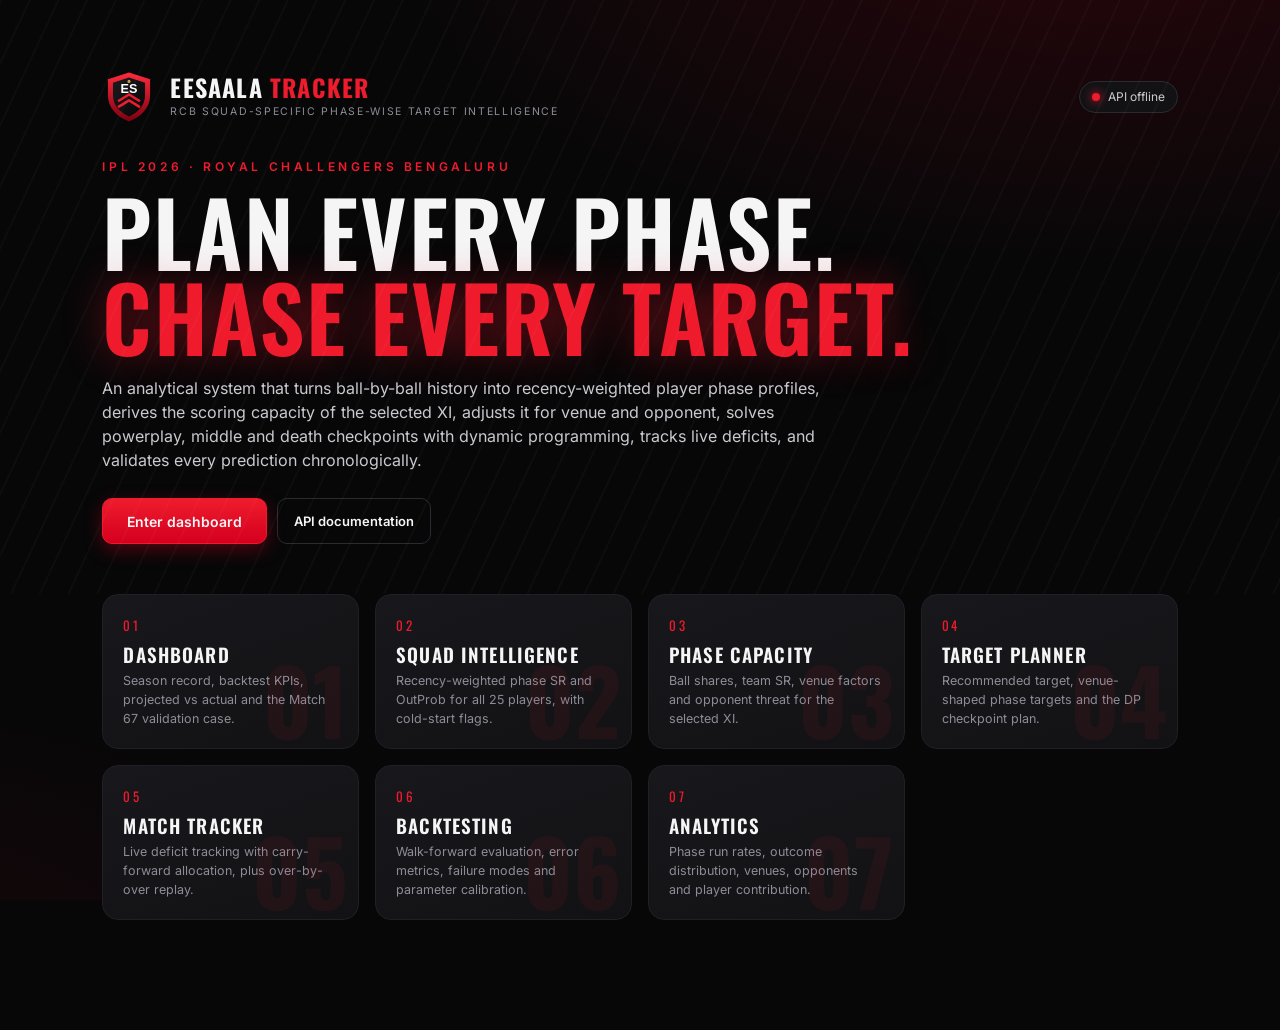
<file: frontend/index.html>
<!DOCTYPE html>
<html lang="en">
<head>
<meta charset="utf-8">
<meta name="viewport" content="width=device-width, initial-scale=1">
<title>EeSaala Tracker | RCB Phase-Wise Target Intelligence</title>
<link rel="icon" href="assets/logos/eesaala-mark.svg" type="image/svg+xml">
<link rel="stylesheet" href="css/base.css">
<link rel="stylesheet" href="css/layout.css">
<link rel="stylesheet" href="css/components.css">
<link rel="stylesheet" href="css/dashboard.css">
<link rel="stylesheet" href="css/responsive.css">
</head>
<body>
<div class="landing">
  <section class="landing-hero">
    <div class="row" style="gap:14px;margin-bottom:34px">
      <img src="assets/logos/eesaala-mark.svg" alt="" width="54" height="54">
      <div><div class="brand-name" style="font-size:24px">EeSaala<span> Tracker</span></div>
      <div class="brand-sub">RCB Squad-Specific Phase-Wise Target Intelligence</div></div>
      <span class="spacer"></span>
      <span class="status-pill" id="apiStatus"><span class="dot"></span>Checking engine</span>
    </div>
    <div class="eyebrow" style="font-size:12px;letter-spacing:.3em;color:var(--red-bright);font-weight:600;text-transform:uppercase">IPL 2026 · Royal Challengers Bengaluru</div>
    <h1 style="margin-top:12px">Plan every phase.<br><span>Chase every target.</span></h1>
    <p class="lead">An analytical system that turns ball-by-ball history into recency-weighted player phase profiles, derives the
      scoring capacity of the selected XI, adjusts it for venue and opponent, solves powerplay, middle and death checkpoints with
      dynamic programming, tracks live deficits, and validates every prediction chronologically.</p>
    <div class="row" style="margin-top:26px">
      <a class="btn primary" href="pages/dashboard.html" style="height:46px;padding:0 24px;font-size:14px">Enter dashboard</a>
      <a class="btn ghost" id="docsLink" href="#" target="_blank" rel="noopener" style="height:46px">API documentation</a>
    </div>
  </section>
  <section class="landing-modules">
    <a class="module-tile" href="pages/dashboard.html"><span class="mt-no">01</span><h3>Dashboard</h3><p>Season record, backtest KPIs, projected vs actual and the Match 67 validation case.</p><span class="mt-big">01</span></a>
    <a class="module-tile" href="pages/squad.html"><span class="mt-no">02</span><h3>Squad Intelligence</h3><p>Recency-weighted phase SR and OutProb for all 25 players, with cold-start flags.</p><span class="mt-big">02</span></a>
    <a class="module-tile" href="pages/phase-capacity.html"><span class="mt-no">03</span><h3>Phase Capacity</h3><p>Ball shares, team SR, venue factors and opponent threat for the selected XI.</p><span class="mt-big">03</span></a>
    <a class="module-tile" href="pages/target-planner.html"><span class="mt-no">04</span><h3>Target Planner</h3><p>Recommended target, venue-shaped phase targets and the DP checkpoint plan.</p><span class="mt-big">04</span></a>
    <a class="module-tile" href="pages/match-tracker.html"><span class="mt-no">05</span><h3>Match Tracker</h3><p>Live deficit tracking with carry-forward allocation, plus over-by-over replay.</p><span class="mt-big">05</span></a>
    <a class="module-tile" href="pages/backtesting.html"><span class="mt-no">06</span><h3>Backtesting</h3><p>Walk-forward evaluation, error metrics, failure modes and parameter calibration.</p><span class="mt-big">06</span></a>
    <a class="module-tile" href="pages/analytics.html"><span class="mt-no">07</span><h3>Analytics</h3><p>Phase run rates, outcome distribution, venues, opponents and player contribution.</p><span class="mt-big">07</span></a>
  </section>
  <footer style="padding:0 8vw 40px;color:var(--faint);font-size:12px"></footer>
</div>
<script src="js/config.js"></script>
<script src="js/utils.js"></script>
<script src="js/api.js"></script>
<script>
  document.getElementById("docsLink").href = (EESAALA.API_BASE || "") + "/docs";
  API.health().then(h => {
    document.getElementById("apiStatus").innerHTML = `<span class="dot ${h.status === "ok" ? "ok" : "bad"}"></span>${h.status === "ok" ? "Engine online · " + h.counts.deliveries + " deliveries" : "Database offline"}`;
  }).catch(() => { document.getElementById("apiStatus").innerHTML = '<span class="dot bad"></span>API offline'; });
</script>
</body>
</html>
</file>
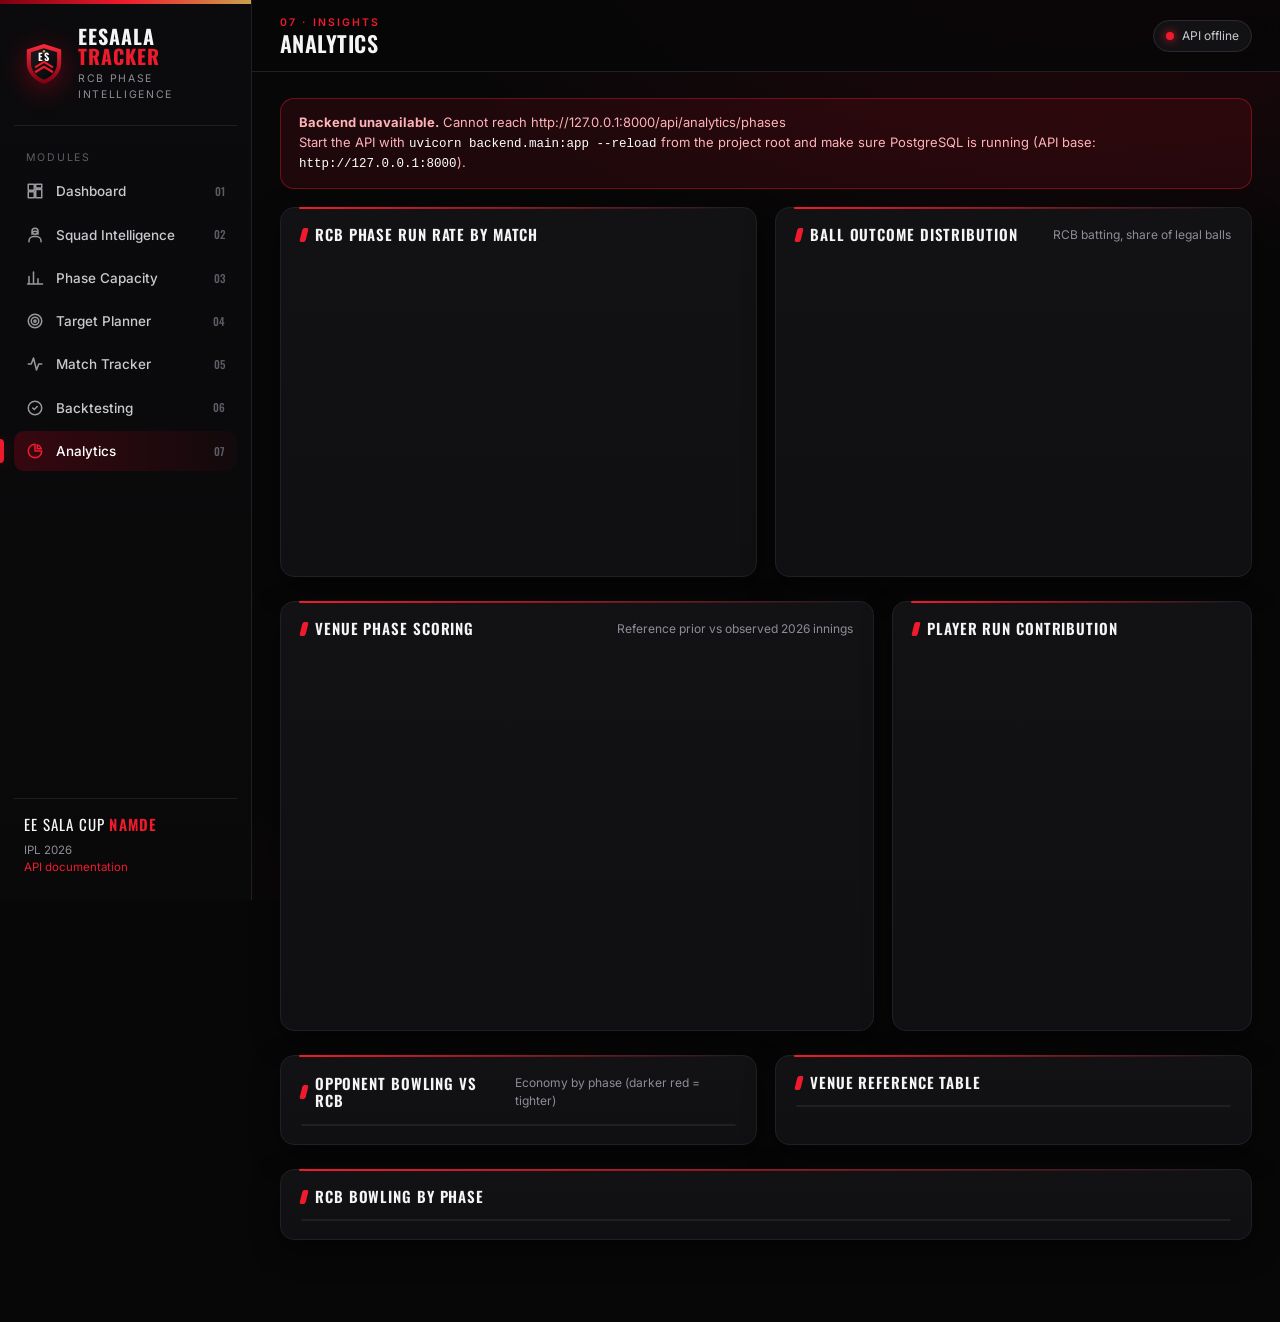
<file: frontend/pages/analytics.html>
<!DOCTYPE html>
<html lang="en">
<head>
<meta charset="utf-8">
<meta name="viewport" content="width=device-width, initial-scale=1">
<title>Analytics | EeSaala Tracker</title>
<meta name="description" content="EeSaala Tracker: RCB squad-specific phase-wise target intelligence, IPL 2026.">
<link rel="icon" href="../assets/logos/eesaala-mark.svg" type="image/svg+xml">
<link rel="stylesheet" href="../css/base.css">
<link rel="stylesheet" href="../css/layout.css">
<link rel="stylesheet" href="../css/components.css">
<link rel="stylesheet" href="../css/dashboard.css">
<link rel="stylesheet" href="../css/responsive.css">
</head>
<body data-page="analytics">
<div class="app">
  <aside class="sidebar" id="sidebar"></aside>
  <main class="main">
    <header class="topbar" id="topbar"></header>
    <div class="content">
      <div class="api-error" id="apiError"></div>

      <section class="section grid g-2">
        <div class="card accent">
          <div class="card-head"><h3>RCB phase run rate by match</h3></div>
          <div class="chart-box"><canvas id="rrTrend"></canvas></div>
        </div>
        <div class="card accent">
          <div class="card-head"><h3>Ball outcome distribution</h3><span class="small">RCB batting, share of legal balls</span></div>
          <div class="chart-box"><canvas id="distChart"></canvas></div>
        </div>
      </section>
      <section class="section grid g-main-side">
        <div class="card accent">
          <div class="card-head"><h3>Venue phase scoring</h3><span class="small">Reference prior vs observed 2026 innings</span></div>
          <div class="chart-box lg"><canvas id="venueChart"></canvas></div>
        </div>
        <div class="card accent">
          <div class="card-head"><h3>Player run contribution</h3></div>
          <div class="chart-box lg"><canvas id="contribChart"></canvas></div>
        </div>
      </section>
      <section class="section grid g-2">
        <div class="card accent">
          <div class="card-head"><h3>Opponent bowling vs RCB</h3><span class="small">Economy by phase (darker red = tighter)</span></div>
          <div class="table-wrap"><table class="table compact" id="oppTable"></table></div>
        </div>
        <div class="card accent">
          <div class="card-head"><h3>Venue reference table</h3></div>
          <div class="table-wrap"><table class="table compact" id="venueTable"></table></div>
        </div>
      </section>
      <section class="section card accent">
        <div class="card-head"><h3>RCB bowling by phase</h3></div>
        <div class="table-wrap"><table class="table" id="bowlTable"></table></div>
      </section>
    </div>
  </main>
</div>
<div class="toasts" id="toasts"></div>
<script src="../assets/vendor/chart.umd.min.js"></script>
<script src="../js/config.js"></script>
<script src="../js/utils.js"></script>
<script src="../js/api.js"></script>
<script src="../js/charts.js"></script>
<script src="../components/sidebar.js"></script>
<script src="../components/navbar.js"></script>
<script src="../components/player-card.js"></script>
<script src="../components/phase-card.js"></script>
<script src="../components/checkpoint-card.js"></script>
<script src="../js/analytics.js"></script>
</body>
</html>
</file>
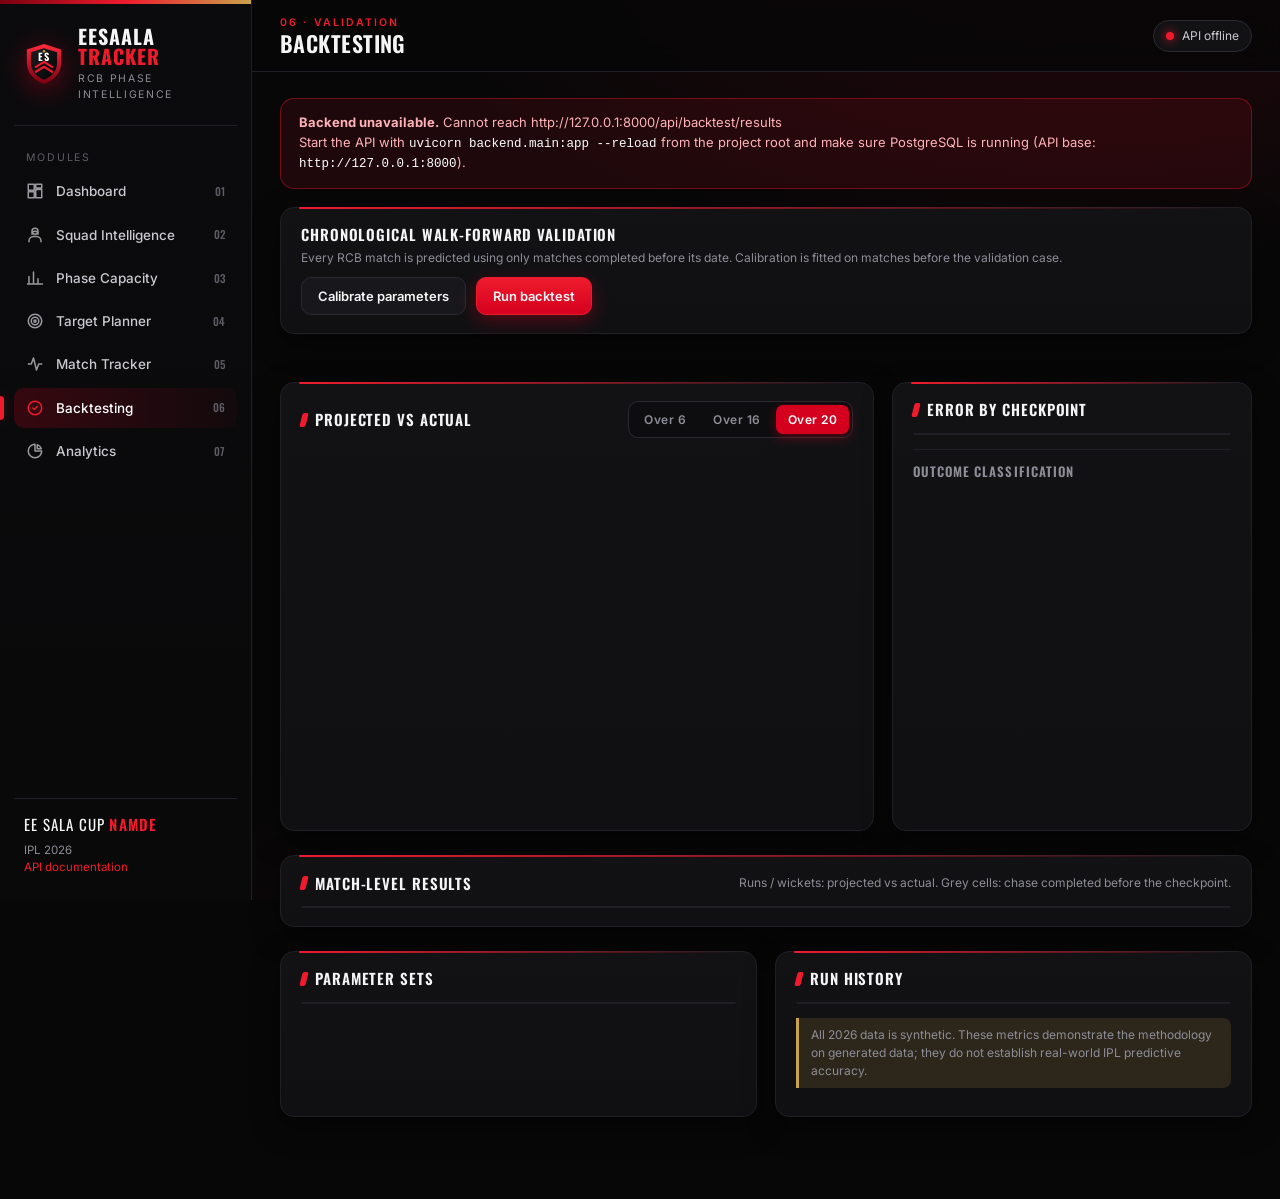
<file: frontend/pages/backtesting.html>
<!DOCTYPE html>
<html lang="en">
<head>
<meta charset="utf-8">
<meta name="viewport" content="width=device-width, initial-scale=1">
<title>Backtesting | EeSaala Tracker</title>
<meta name="description" content="EeSaala Tracker: RCB squad-specific phase-wise target intelligence, IPL 2026.">
<link rel="icon" href="../assets/logos/eesaala-mark.svg" type="image/svg+xml">
<link rel="stylesheet" href="../css/base.css">
<link rel="stylesheet" href="../css/layout.css">
<link rel="stylesheet" href="../css/components.css">
<link rel="stylesheet" href="../css/dashboard.css">
<link rel="stylesheet" href="../css/responsive.css">
</head>
<body data-page="backtesting">
<div class="app">
  <aside class="sidebar" id="sidebar"></aside>
  <main class="main">
    <header class="topbar" id="topbar"></header>
    <div class="content">
      <div class="api-error" id="apiError"></div>

      <section class="section card accent">
        <div class="row between">
          <div><h3>Chronological walk-forward validation</h3>
            <p class="small" style="margin:6px 0 0">Every RCB match is predicted using only matches completed before its date. Calibration is fitted on matches before the validation case.</p></div>
          <div class="row">
            <button class="btn" id="calBtn">Calibrate parameters</button>
            <button class="btn primary" id="runBtn">Run backtest</button>
          </div>
        </div>
      </section>
      <section class="section grid g-6" id="btKpis"></section>
      <section class="section grid g-main-side">
        <div class="card accent">
          <div class="card-head"><h3>Projected vs actual</h3>
            <div class="seg" id="cpSeg"><button data-cp="6">Over 6</button><button data-cp="16">Over 16</button><button class="on" data-cp="20">Over 20</button></div></div>
          <div class="chart-box lg"><canvas id="btChart"></canvas></div>
        </div>
        <div class="card accent">
          <div class="card-head"><h3>Error by checkpoint</h3></div>
          <div class="table-wrap"><table class="table compact" id="summaryTable"></table></div>
          <div class="divider"></div>
          <h4 style="margin-bottom:10px">Outcome classification</h4>
          <div class="chart-box sm"><canvas id="classChart"></canvas></div>
        </div>
      </section>
      <section class="section card accent">
        <div class="card-head"><h3>Match-level results</h3><span class="small">Runs / wickets: projected vs actual. Grey cells: chase completed before the checkpoint.</span></div>
        <div class="table-wrap"><table class="table" id="matchTable"></table></div>
      </section>
      <section class="section grid g-2">
        <div class="card accent">
          <div class="card-head"><h3>Parameter sets</h3></div>
          <div class="table-wrap"><table class="table compact" id="paramTable"></table></div>
        </div>
        <div class="card accent">
          <div class="card-head"><h3>Run history</h3></div>
          <div class="table-wrap"><table class="table compact" id="runTable"></table></div>
          <p class="note" style="margin-top:14px">All 2026 data is synthetic. These metrics demonstrate the methodology on generated data;
            they do not establish real-world IPL predictive accuracy.</p>
        </div>
      </section>
    </div>
  </main>
</div>
<div class="toasts" id="toasts"></div>
<script src="../assets/vendor/chart.umd.min.js"></script>
<script src="../js/config.js"></script>
<script src="../js/utils.js"></script>
<script src="../js/api.js"></script>
<script src="../js/charts.js"></script>
<script src="../components/sidebar.js"></script>
<script src="../components/navbar.js"></script>
<script src="../components/player-card.js"></script>
<script src="../components/phase-card.js"></script>
<script src="../components/checkpoint-card.js"></script>
<script src="../js/backtesting.js"></script>
</body>
</html>
</file>
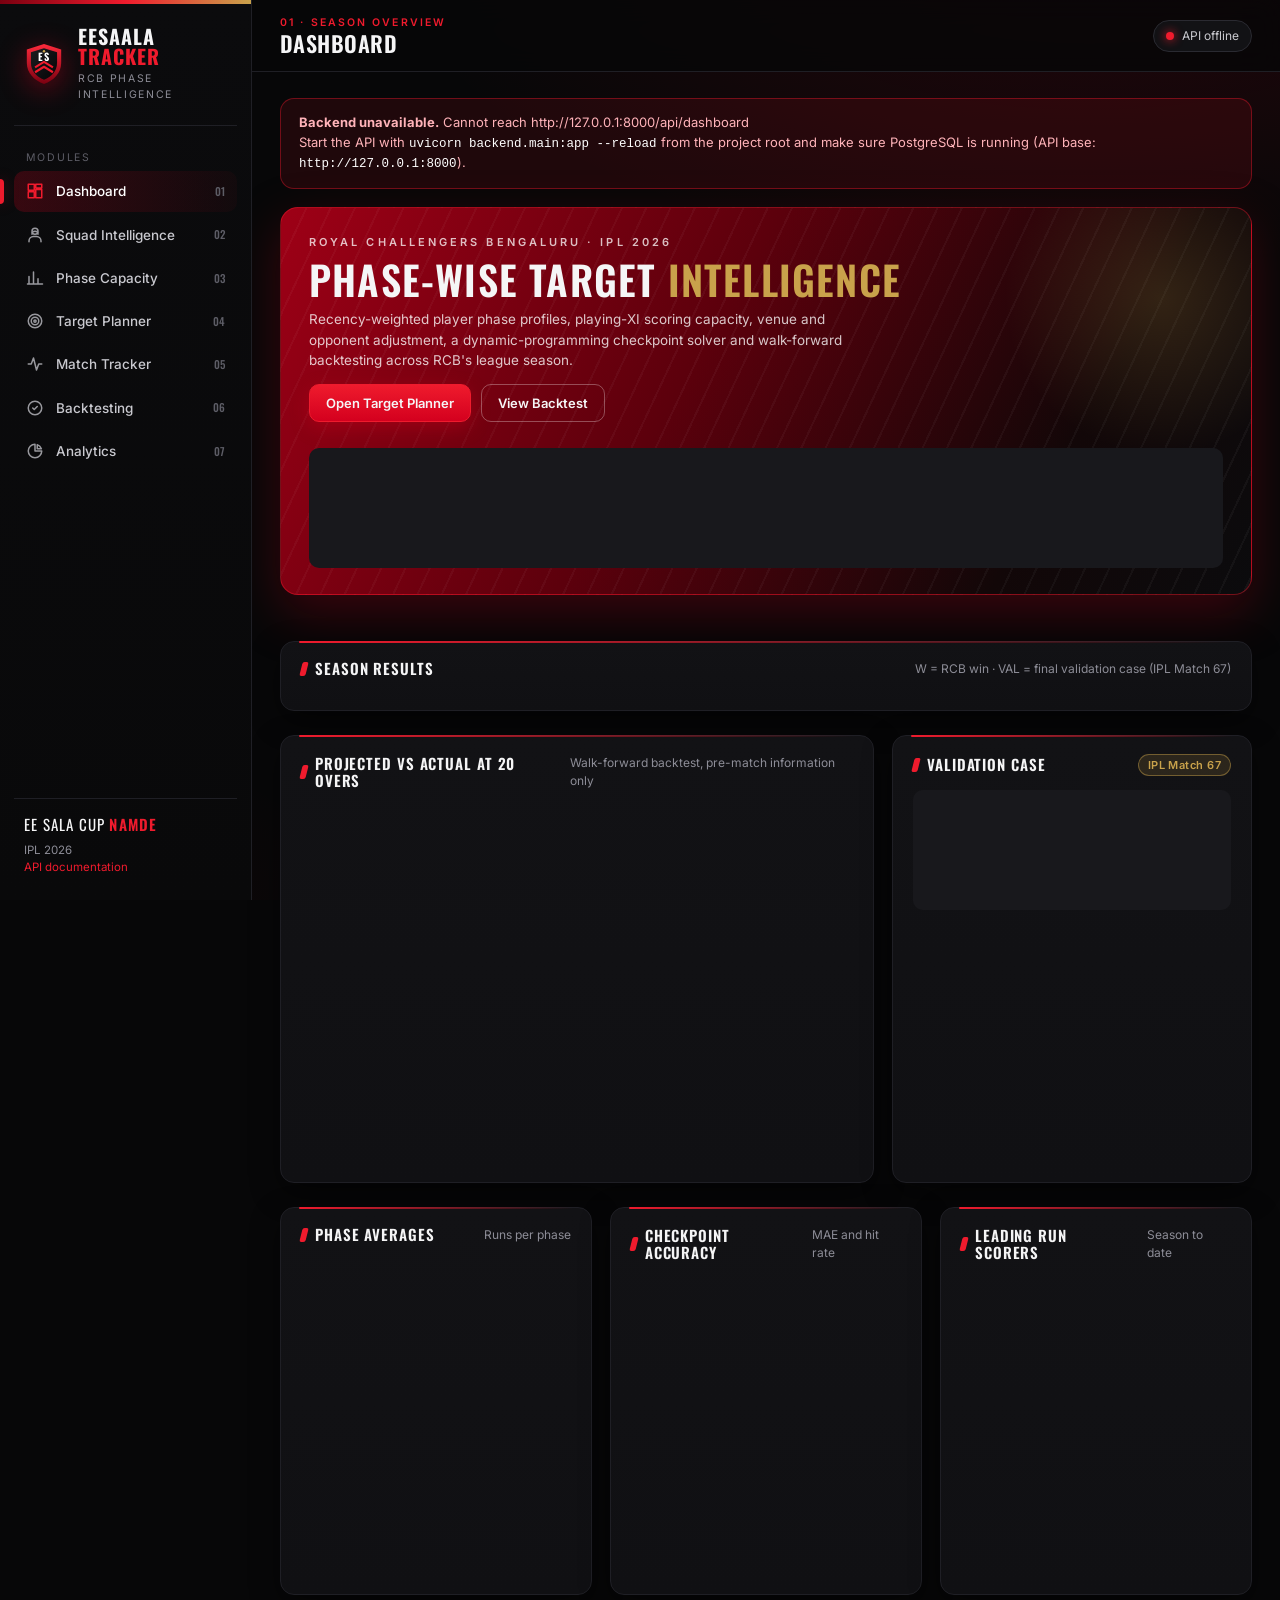
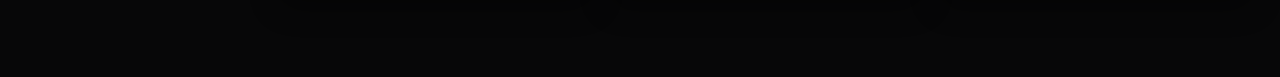
<file: frontend/pages/dashboard.html>
<!DOCTYPE html>
<html lang="en">
<head>
<meta charset="utf-8">
<meta name="viewport" content="width=device-width, initial-scale=1">
<title>Dashboard | EeSaala Tracker</title>
<meta name="description" content="EeSaala Tracker: RCB squad-specific phase-wise target intelligence, IPL 2026.">
<link rel="icon" href="../assets/logos/eesaala-mark.svg" type="image/svg+xml">
<link rel="stylesheet" href="../css/base.css">
<link rel="stylesheet" href="../css/layout.css">
<link rel="stylesheet" href="../css/components.css">
<link rel="stylesheet" href="../css/dashboard.css">
<link rel="stylesheet" href="../css/responsive.css">
</head>
<body data-page="dashboard">
<div class="app">
  <aside class="sidebar" id="sidebar"></aside>
  <main class="main">
    <header class="topbar" id="topbar"></header>
    <div class="content">
      <div class="api-error" id="apiError"></div>

      <section class="hero">
        <div class="hero-grid">
          <div>
            <div class="eyebrow">Royal Challengers Bengaluru · IPL 2026</div>
            <h2>Phase-wise target <em>intelligence</em></h2>
            <p>Recency-weighted player phase profiles, playing-XI scoring capacity, venue and opponent adjustment,
               a dynamic-programming checkpoint solver and walk-forward backtesting across RCB's league season.</p>
            <div class="row" style="margin-top:14px">
              <a class="btn primary" href="target-planner.html">Open Target Planner</a>
              <a class="btn ghost" href="backtesting.html" style="border-color:rgba(255,255,255,.3)">View Backtest</a>
            </div>
          </div>
          <div class="hero-stats" id="heroStats"><div class="skeleton" style="grid-column:span 4"></div></div>
        </div>
      </section>

      <section class="section grid g-6" id="kpis"></section>

      <section class="section card accent">
        <div class="card-head"><h3>Season results</h3><span class="small">W = RCB win · VAL = final validation case (IPL Match 67)</span></div>
        <div class="results-strip" id="resultsStrip"></div>
      </section>

      <section class="section grid g-main-side">
        <div class="card accent">
          <div class="card-head"><h3>Projected vs actual at 20 overs</h3><span class="small">Walk-forward backtest, pre-match information only</span></div>
          <div class="chart-box lg"><canvas id="predActualChart"></canvas></div>
        </div>
        <div class="card accent" id="validationCard">
          <div class="card-head"><h3>Validation case</h3><span class="badge gold">IPL Match 67</span></div>
          <div id="validationBody"><div class="skeleton"></div></div>
        </div>
      </section>

      <section class="section grid g-3">
        <div class="card accent">
          <div class="card-head"><h3>Phase averages</h3><span class="small">Runs per phase</span></div>
          <div class="chart-box"><canvas id="phaseAvgChart"></canvas></div>
        </div>
        <div class="card accent">
          <div class="card-head"><h3>Checkpoint accuracy</h3><span class="small">MAE and hit rate</span></div>
          <div class="chart-box"><canvas id="maeChart"></canvas></div>
        </div>
        <div class="card accent">
          <div class="card-head"><h3>Leading run scorers</h3><span class="small">Season to date</span></div>
          <div id="topBatters"></div>
        </div>
      </section>
    </div>
  </main>
</div>
<div class="toasts" id="toasts"></div>
<script src="../assets/vendor/chart.umd.min.js"></script>
<script src="../js/config.js"></script>
<script src="../js/utils.js"></script>
<script src="../js/api.js"></script>
<script src="../js/charts.js"></script>
<script src="../components/sidebar.js"></script>
<script src="../components/navbar.js"></script>
<script src="../components/player-card.js"></script>
<script src="../components/phase-card.js"></script>
<script src="../components/checkpoint-card.js"></script>
<script src="../js/dashboard.js"></script>
</body>
</html>
</file>
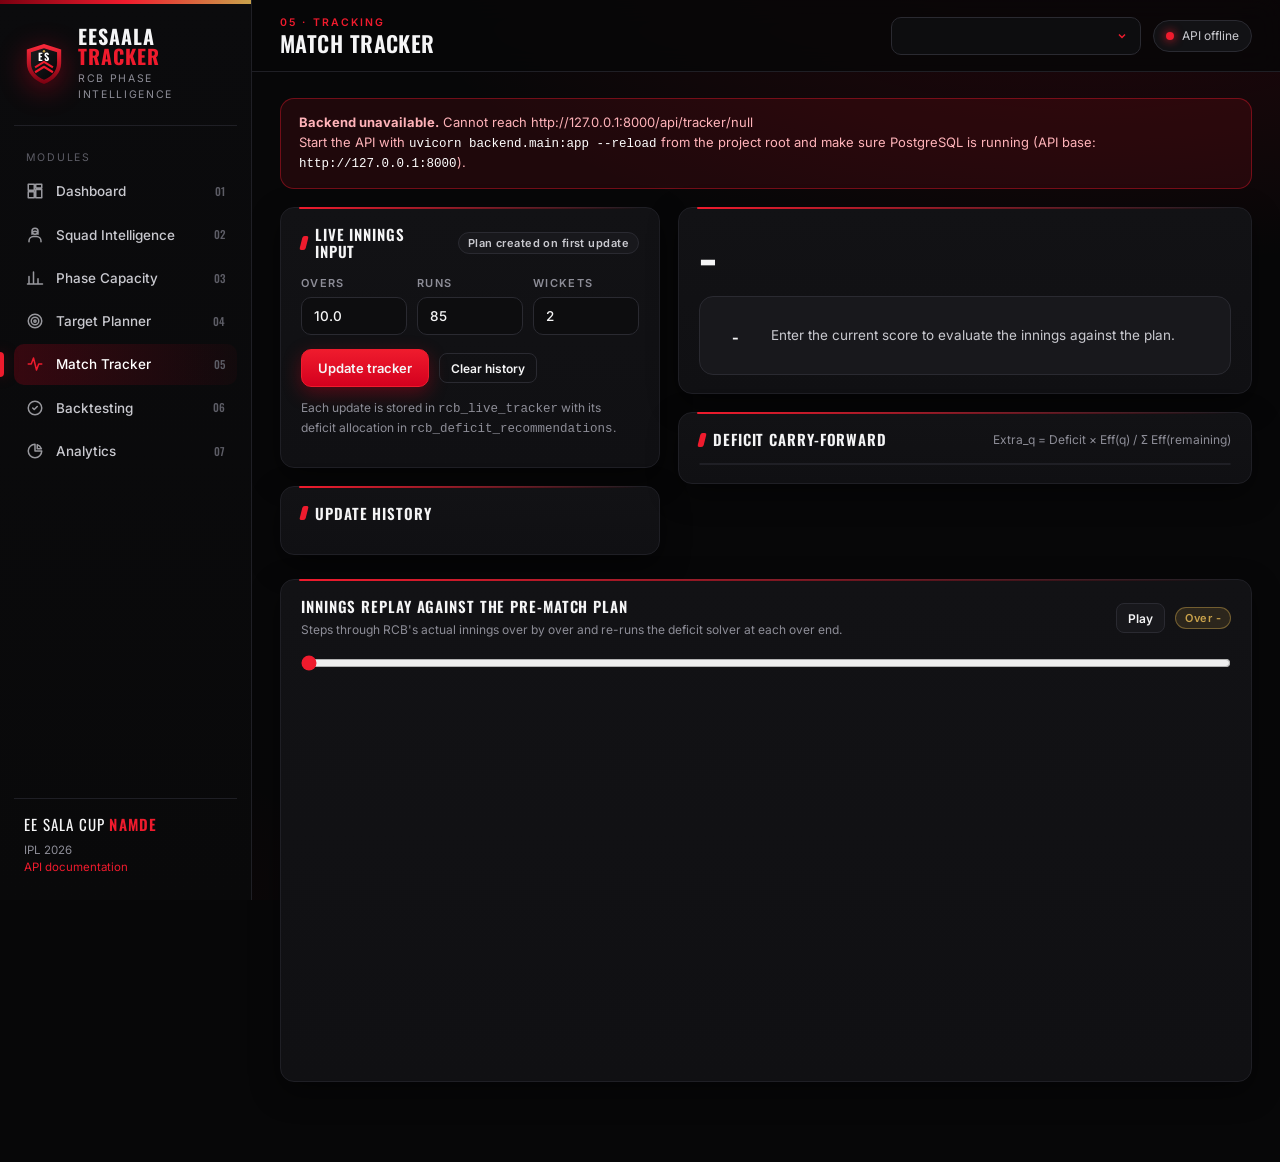
<file: frontend/pages/match-tracker.html>
<!DOCTYPE html>
<html lang="en">
<head>
<meta charset="utf-8">
<meta name="viewport" content="width=device-width, initial-scale=1">
<title>Match Tracker | EeSaala Tracker</title>
<meta name="description" content="EeSaala Tracker: RCB squad-specific phase-wise target intelligence, IPL 2026.">
<link rel="icon" href="../assets/logos/eesaala-mark.svg" type="image/svg+xml">
<link rel="stylesheet" href="../css/base.css">
<link rel="stylesheet" href="../css/layout.css">
<link rel="stylesheet" href="../css/components.css">
<link rel="stylesheet" href="../css/dashboard.css">
<link rel="stylesheet" href="../css/responsive.css">
</head>
<body data-page="match-tracker">
<div class="app">
  <aside class="sidebar" id="sidebar"></aside>
  <main class="main">
    <header class="topbar" id="topbar"></header>
    <div class="content">
      <div class="api-error" id="apiError"></div>

      <section class="grid g-side-main section">
        <div class="stack">
          <div class="card accent">
            <div class="card-head"><h3>Live innings input</h3><span class="badge" id="planBadge">Plan</span></div>
            <div class="grid g-3" style="gap:10px">
              <div class="field"><label for="inOvers">Overs</label><input class="input" id="inOvers" value="10.0" placeholder="12.3"></div>
              <div class="field"><label for="inRuns">Runs</label><input class="input" id="inRuns" type="number" min="0" value="85"></div>
              <div class="field"><label for="inWkts">Wickets</label><input class="input" id="inWkts" type="number" min="0" max="10" value="2"></div>
            </div>
            <div class="row" style="margin-top:14px">
              <button class="btn primary" id="updateBtn">Update tracker</button>
              <button class="btn ghost sm" id="resetBtn">Clear history</button>
            </div>
            <p class="small" style="margin-top:12px">Each update is stored in <code>rcb_live_tracker</code> with its deficit allocation in <code>rcb_deficit_recommendations</code>.</p>
          </div>
          <div class="card accent">
            <div class="card-head"><h3>Update history</h3></div>
            <div id="history"></div>
          </div>
        </div>
        <div class="stack">
          <div class="card accent">
            <div class="row between" style="align-items:flex-end">
              <div class="scoreboard"><span class="sc-runs" id="scRuns">-</span><span class="sc-overs" id="scOvers"></span></div>
              <div class="grid g-3" style="gap:10px;min-width:360px" id="scMeta"></div>
            </div>
            <div class="status-banner" id="statusBanner" style="margin-top:14px"><span class="sb-status">-</span><span class="sb-msg">Enter the current score to evaluate the innings against the plan.</span></div>
          </div>
          <div class="card accent">
            <div class="card-head"><h3>Deficit carry-forward</h3><span class="small">Extra_q = Deficit &times; Eff(q) / &Sigma; Eff(remaining)</span></div>
            <div class="table-wrap"><table class="table compact" id="recTable"></table></div>
          </div>
        </div>
      </section>

      <section class="section card accent">
        <div class="row between">
          <div><h3>Innings replay against the pre-match plan</h3>
            <p class="small" style="margin:6px 0 0">Steps through RCB's actual innings over by over and re-runs the deficit solver at each over end.</p></div>
          <div class="row"><button class="btn sm" id="playBtn">Play</button><span class="badge gold" id="replayOver">Over -</span></div>
        </div>
        <input type="range" id="replaySlider" min="1" max="20" value="1" style="margin:16px 0 6px">
        <div class="over-strip" id="overStrip"></div>
        <div class="grid g-main-side" style="margin-top:16px">
          <div class="chart-box lg"><canvas id="replayChart"></canvas></div>
          <div id="replayState"></div>
        </div>
      </section>
    </div>
  </main>
</div>
<div class="toasts" id="toasts"></div>
<script src="../assets/vendor/chart.umd.min.js"></script>
<script src="../js/config.js"></script>
<script src="../js/utils.js"></script>
<script src="../js/api.js"></script>
<script src="../js/charts.js"></script>
<script src="../components/sidebar.js"></script>
<script src="../components/navbar.js"></script>
<script src="../components/player-card.js"></script>
<script src="../components/phase-card.js"></script>
<script src="../components/checkpoint-card.js"></script>
<script src="../js/match-tracker.js"></script>
</body>
</html>
</file>
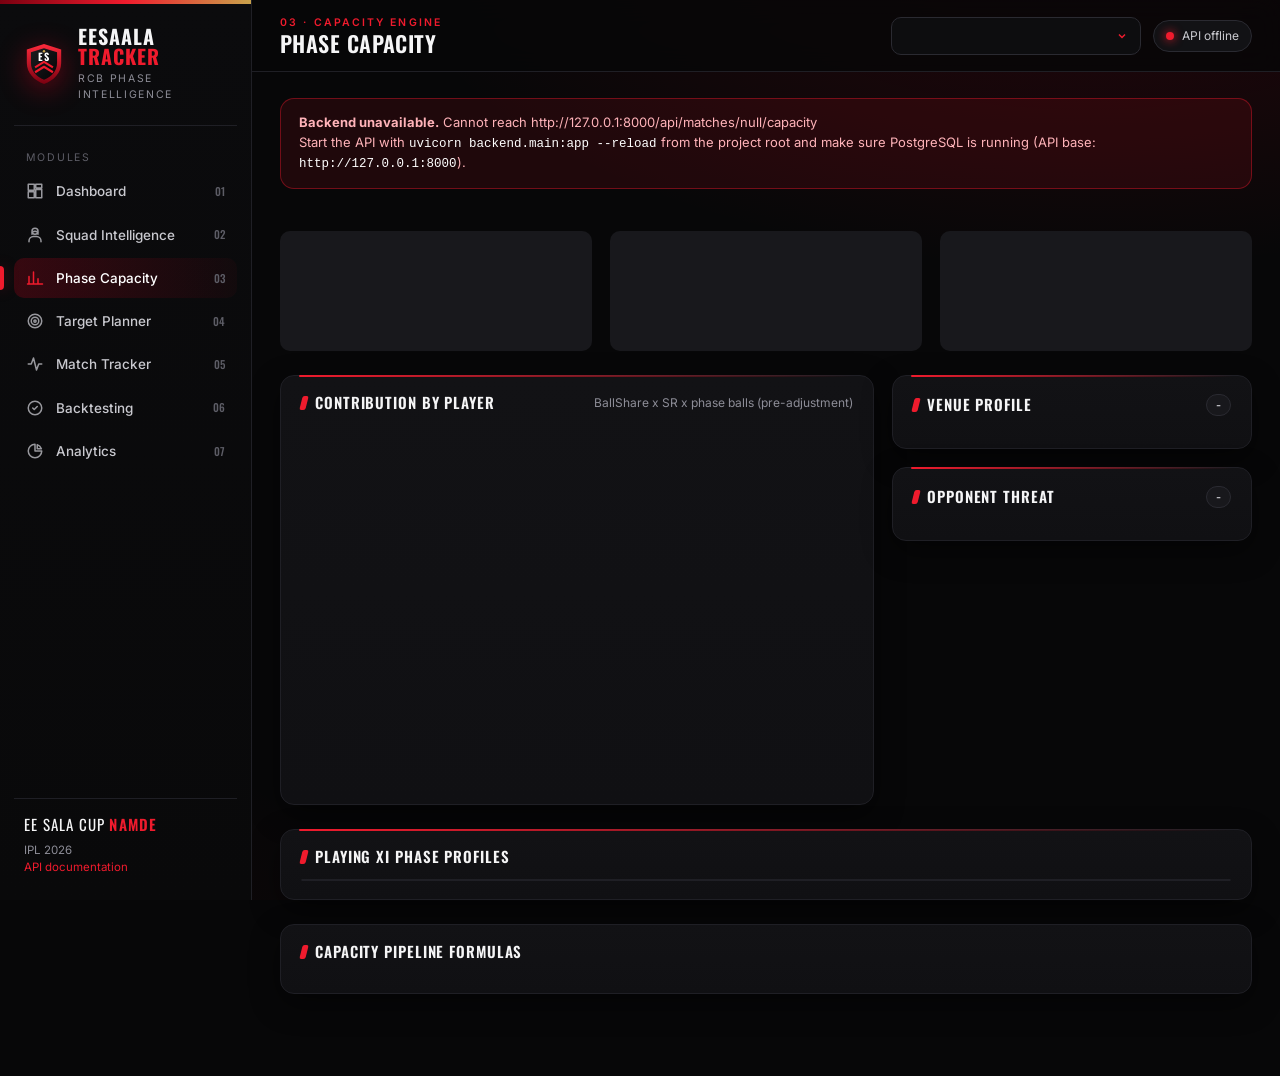
<file: frontend/pages/phase-capacity.html>
<!DOCTYPE html>
<html lang="en">
<head>
<meta charset="utf-8">
<meta name="viewport" content="width=device-width, initial-scale=1">
<title>Phase Capacity | EeSaala Tracker</title>
<meta name="description" content="EeSaala Tracker: RCB squad-specific phase-wise target intelligence, IPL 2026.">
<link rel="icon" href="../assets/logos/eesaala-mark.svg" type="image/svg+xml">
<link rel="stylesheet" href="../css/base.css">
<link rel="stylesheet" href="../css/layout.css">
<link rel="stylesheet" href="../css/components.css">
<link rel="stylesheet" href="../css/dashboard.css">
<link rel="stylesheet" href="../css/responsive.css">
</head>
<body data-page="phase-capacity">
<div class="app">
  <aside class="sidebar" id="sidebar"></aside>
  <main class="main">
    <header class="topbar" id="topbar"></header>
    <div class="content">
      <div class="api-error" id="apiError"></div>

      <section class="section grid g-4" id="capKpis"></section>
      <section class="section grid g-3" id="phaseCards"><div class="skeleton"></div><div class="skeleton"></div><div class="skeleton"></div></section>
      <section class="section grid g-main-side">
        <div class="card accent">
          <div class="card-head"><h3>Contribution by player</h3><span class="small">BallShare x SR x phase balls (pre-adjustment)</span></div>
          <div class="chart-box lg"><canvas id="contribChart"></canvas></div>
        </div>
        <div class="stack">
          <div class="card accent">
            <div class="card-head"><h3>Venue profile</h3><span class="badge" id="venueBadge">-</span></div>
            <div id="venueBody"></div>
          </div>
          <div class="card accent">
            <div class="card-head"><h3>Opponent threat</h3><span class="badge" id="oppBadge">-</span></div>
            <div id="oppBody"></div>
          </div>
        </div>
      </section>
      <section class="section card accent">
        <div class="card-head"><h3>Playing XI phase profiles</h3><span class="small" id="profileNote"></span></div>
        <div class="table-wrap"><table class="table" id="profileTable"></table></div>
      </section>
      <section class="section card">
        <div class="card-head"><h3>Capacity pipeline formulas</h3></div>
        <div class="grid g-2" id="formulaList"></div>
      </section>
    </div>
  </main>
</div>
<div class="toasts" id="toasts"></div>
<script src="../assets/vendor/chart.umd.min.js"></script>
<script src="../js/config.js"></script>
<script src="../js/utils.js"></script>
<script src="../js/api.js"></script>
<script src="../js/charts.js"></script>
<script src="../components/sidebar.js"></script>
<script src="../components/navbar.js"></script>
<script src="../components/player-card.js"></script>
<script src="../components/phase-card.js"></script>
<script src="../components/checkpoint-card.js"></script>
<script src="../js/phase-capacity.js"></script>
</body>
</html>
</file>
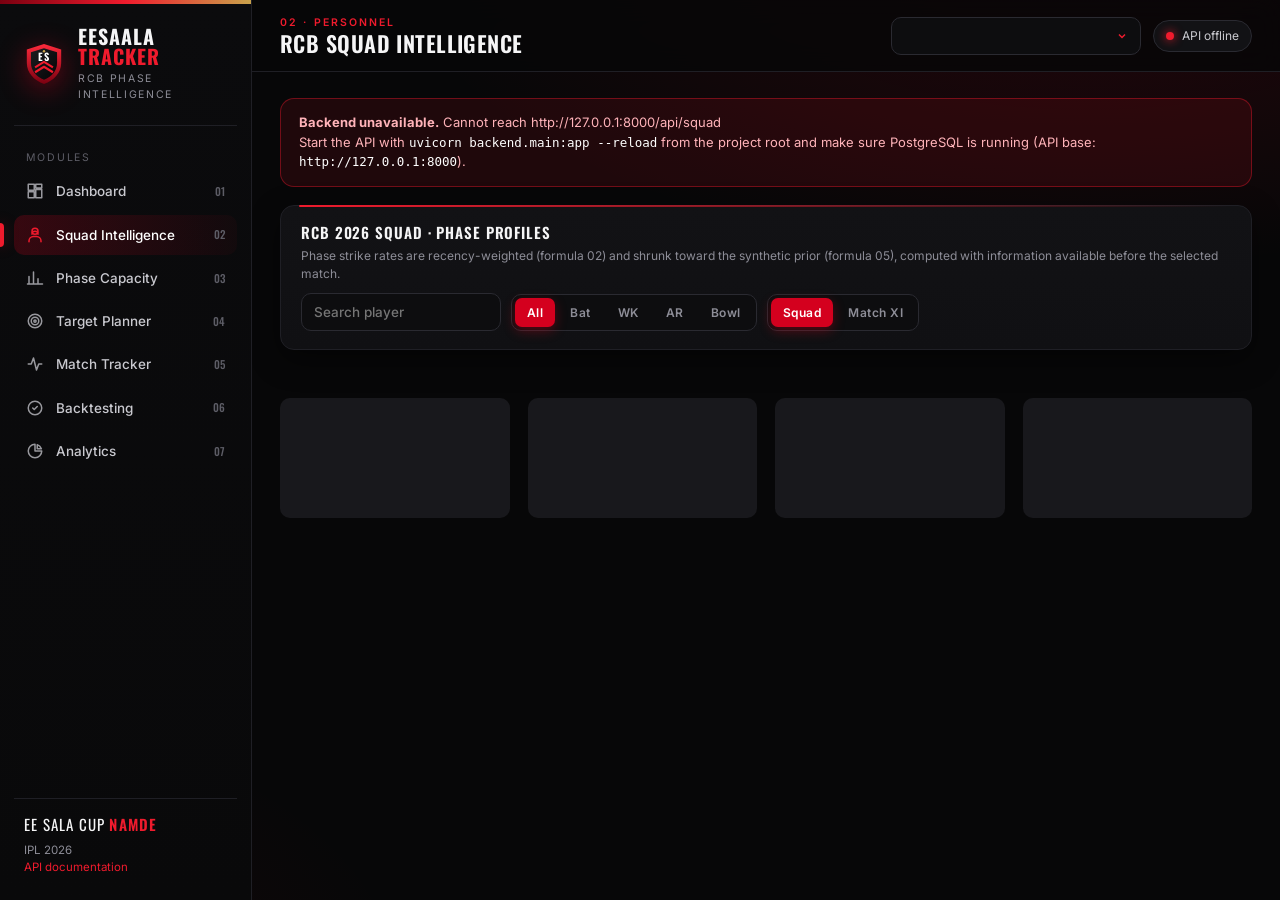
<file: frontend/pages/squad.html>
<!DOCTYPE html>
<html lang="en">
<head>
<meta charset="utf-8">
<meta name="viewport" content="width=device-width, initial-scale=1">
<title>Squad Intelligence | EeSaala Tracker</title>
<meta name="description" content="EeSaala Tracker: RCB squad-specific phase-wise target intelligence, IPL 2026.">
<link rel="icon" href="../assets/logos/eesaala-mark.svg" type="image/svg+xml">
<link rel="stylesheet" href="../css/base.css">
<link rel="stylesheet" href="../css/layout.css">
<link rel="stylesheet" href="../css/components.css">
<link rel="stylesheet" href="../css/dashboard.css">
<link rel="stylesheet" href="../css/responsive.css">
</head>
<body data-page="squad">
<div class="app">
  <aside class="sidebar" id="sidebar"></aside>
  <main class="main">
    <header class="topbar" id="topbar"></header>
    <div class="content">
      <div class="api-error" id="apiError"></div>

      <section class="section card accent">
        <div class="row between">
          <div>
            <h3>RCB 2026 squad · phase profiles</h3>
            <p class="small" style="margin:6px 0 0">Phase strike rates are recency-weighted (formula 02) and shrunk toward the synthetic prior (formula 05),
              computed with information available before the selected match.</p>
          </div>
          <div class="row">
            <input class="input" id="search" placeholder="Search player" style="width:200px">
            <div class="seg" id="roleSeg">
              <button class="on" data-role="ALL">All</button><button data-role="BAT">Bat</button><button data-role="WK">WK</button>
              <button data-role="AR">AR</button><button data-role="BOWL">Bowl</button>
            </div>
            <div class="seg" id="xiSeg"><button class="on" data-xi="all">Squad</button><button data-xi="xi">Match XI</button></div>
          </div>
        </div>
      </section>
      <section class="section grid g-4" id="squadKpis"></section>
      <section class="section grid g-4" id="squadGrid"><div class="skeleton"></div><div class="skeleton"></div><div class="skeleton"></div><div class="skeleton"></div></section>

      <div class="overlay" id="overlay"></div>
      <aside class="drawer" id="drawer" aria-label="Player detail">
        <button class="btn icon ghost drawer-close" id="drawerClose" aria-label="Close">&times;</button>
        <div id="drawerBody"></div>
      </aside>
    </div>
  </main>
</div>
<div class="toasts" id="toasts"></div>
<script src="../assets/vendor/chart.umd.min.js"></script>
<script src="../js/config.js"></script>
<script src="../js/utils.js"></script>
<script src="../js/api.js"></script>
<script src="../js/charts.js"></script>
<script src="../components/sidebar.js"></script>
<script src="../components/navbar.js"></script>
<script src="../components/player-card.js"></script>
<script src="../components/phase-card.js"></script>
<script src="../components/checkpoint-card.js"></script>
<script src="../js/squad.js"></script>
</body>
</html>
</file>
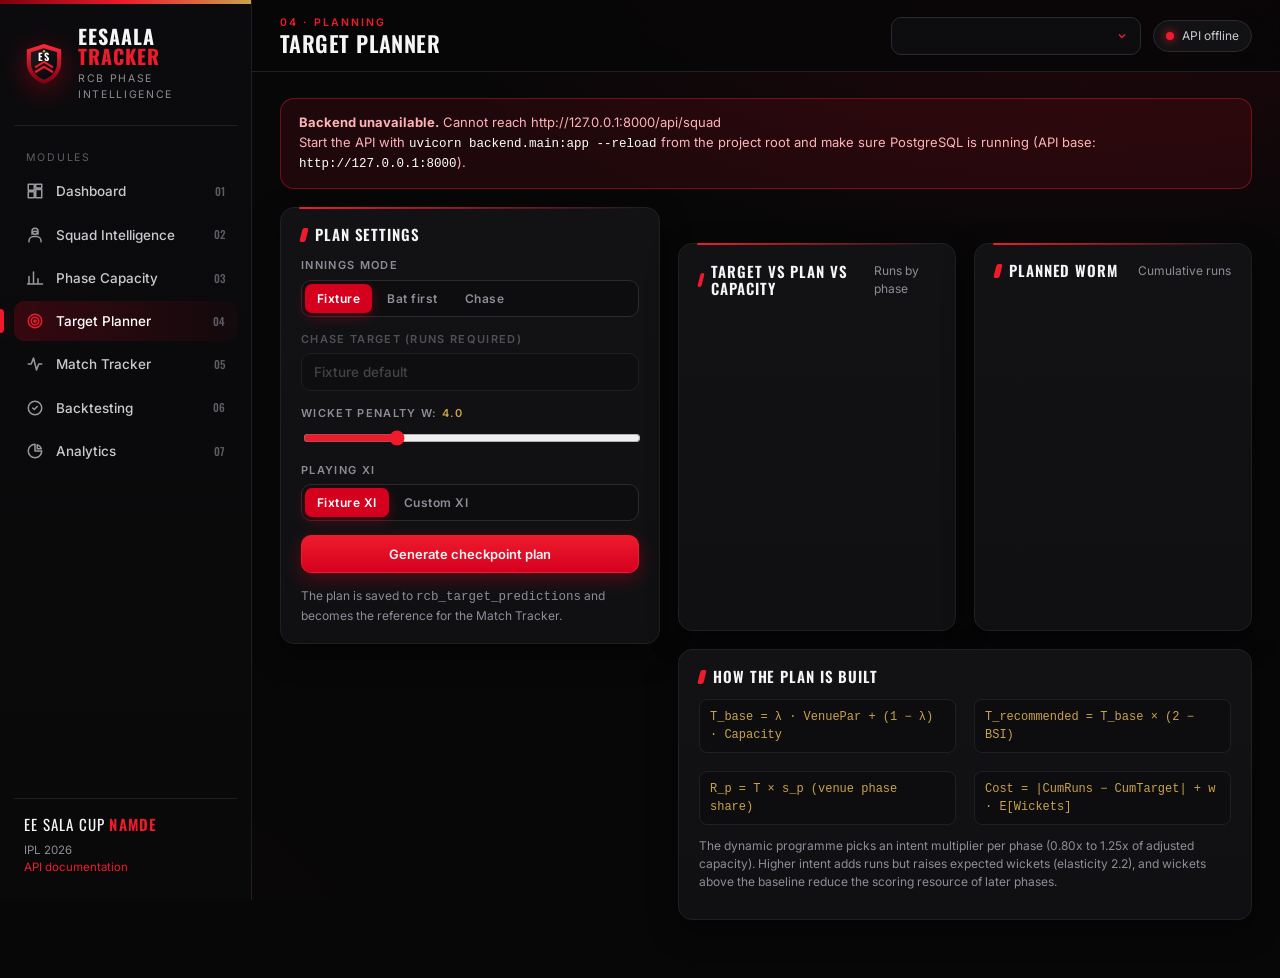
<file: frontend/pages/target-planner.html>
<!DOCTYPE html>
<html lang="en">
<head>
<meta charset="utf-8">
<meta name="viewport" content="width=device-width, initial-scale=1">
<title>Target Planner | EeSaala Tracker</title>
<meta name="description" content="EeSaala Tracker: RCB squad-specific phase-wise target intelligence, IPL 2026.">
<link rel="icon" href="../assets/logos/eesaala-mark.svg" type="image/svg+xml">
<link rel="stylesheet" href="../css/base.css">
<link rel="stylesheet" href="../css/layout.css">
<link rel="stylesheet" href="../css/components.css">
<link rel="stylesheet" href="../css/dashboard.css">
<link rel="stylesheet" href="../css/responsive.css">
</head>
<body data-page="target-planner">
<div class="app">
  <aside class="sidebar" id="sidebar"></aside>
  <main class="main">
    <header class="topbar" id="topbar"></header>
    <div class="content">
      <div class="api-error" id="apiError"></div>

      <section class="grid g-side-main">
        <div class="stack">
          <div class="card accent">
            <div class="card-head"><h3>Plan settings</h3></div>
            <div class="stack" style="gap:14px">
              <div class="field"><label>Innings mode</label>
                <div class="seg" id="modeSeg"><button class="on" data-mode="AUTO">Fixture</button><button data-mode="BAT_FIRST">Bat first</button><button data-mode="CHASE">Chase</button></div>
              </div>
              <div class="field" id="chaseField"><label for="chaseTarget">Chase target (runs required)</label>
                <input class="input" id="chaseTarget" type="number" min="60" max="350" placeholder="Fixture default">
              </div>
              <div class="field"><label for="wpen">Wicket penalty w: <span id="wpenVal" class="gold"></span></label>
                <input id="wpen" type="range" min="0" max="15" step="0.5">
              </div>
              <div class="field"><label>Playing XI</label>
                <div class="seg" id="xiModeSeg"><button class="on" data-x="fixture">Fixture XI</button><button data-x="custom">Custom XI</button></div>
              </div>
              <button class="btn primary" id="planBtn">Generate checkpoint plan</button>
              <p class="small" style="margin:0">The plan is saved to <code>rcb_target_predictions</code> and becomes the reference for the Match Tracker.</p>
            </div>
          </div>
          <div class="card accent hidden" id="xiCard">
            <div class="card-head"><h3>Custom XI</h3><span class="badge" id="xiCount">0 / 11</span></div>
            <p class="small">Tick 11 players. Order sets the batting order (max 4 overseas).</p>
            <div class="xi-list" id="xiList"></div>
          </div>
        </div>
        <div class="stack">
          <div class="grid g-4" id="targetKpis"></div>
          <div class="grid g-3" id="checkpoints"></div>
          <div class="grid g-2">
            <div class="card accent">
              <div class="card-head"><h3>Target vs plan vs capacity</h3><span class="small">Runs by phase</span></div>
              <div class="chart-box"><canvas id="planChart"></canvas></div>
            </div>
            <div class="card accent">
              <div class="card-head"><h3>Planned worm</h3><span class="small">Cumulative runs</span></div>
              <div class="chart-box"><canvas id="wormChart"></canvas></div>
            </div>
          </div>
          <div class="card">
            <div class="card-head"><h3>How the plan is built</h3></div>
            <div class="grid g-2">
              <div class="formula">T_base = &lambda; &middot; VenuePar + (1 &minus; &lambda;) &middot; Capacity</div>
              <div class="formula">T_recommended = T_base &times; (2 &minus; BSI)</div>
              <div class="formula">R_p = T &times; s_p (venue phase share)</div>
              <div class="formula">Cost = |CumRuns &minus; CumTarget| + w &middot; E[Wickets]</div>
            </div>
            <p class="small" style="margin-top:12px">The dynamic programme picks an intent multiplier per phase (0.80x to 1.25x of adjusted capacity).
              Higher intent adds runs but raises expected wickets (elasticity 2.2), and wickets above the baseline reduce the scoring resource of later phases.</p>
          </div>
        </div>
      </section>
    </div>
  </main>
</div>
<div class="toasts" id="toasts"></div>
<script src="../assets/vendor/chart.umd.min.js"></script>
<script src="../js/config.js"></script>
<script src="../js/utils.js"></script>
<script src="../js/api.js"></script>
<script src="../js/charts.js"></script>
<script src="../components/sidebar.js"></script>
<script src="../components/navbar.js"></script>
<script src="../components/player-card.js"></script>
<script src="../components/phase-card.js"></script>
<script src="../components/checkpoint-card.js"></script>
<script src="../js/target-planner.js"></script>
</body>
</html>
</file>
<file: frontend/css/base.css>
/* =====================================================================
   EeSaala Tracker | base.css
   Design tokens, font faces, reset and typography.
   Palette: RCB match-day red and black with a restrained gold accent.
   ===================================================================== */
@font-face { font-family: "Oswald"; font-weight: 400; font-display: swap; src: url("../assets/fonts/oswald-latin-400-normal.woff2") format("woff2"); }
@font-face { font-family: "Oswald"; font-weight: 500; font-display: swap; src: url("../assets/fonts/oswald-latin-500-normal.woff2") format("woff2"); }
@font-face { font-family: "Oswald"; font-weight: 600; font-display: swap; src: url("../assets/fonts/oswald-latin-600-normal.woff2") format("woff2"); }
@font-face { font-family: "Oswald"; font-weight: 700; font-display: swap; src: url("../assets/fonts/oswald-latin-700-normal.woff2") format("woff2"); }
@font-face { font-family: "Inter"; font-weight: 400; font-display: swap; src: url("../assets/fonts/inter-latin-400-normal.woff2") format("woff2"); }
@font-face { font-family: "Inter"; font-weight: 500; font-display: swap; src: url("../assets/fonts/inter-latin-500-normal.woff2") format("woff2"); }
@font-face { font-family: "Inter"; font-weight: 600; font-display: swap; src: url("../assets/fonts/inter-latin-600-normal.woff2") format("woff2"); }
@font-face { font-family: "Inter"; font-weight: 700; font-display: swap; src: url("../assets/fonts/inter-latin-700-normal.woff2") format("woff2"); }

:root {
  --black: #070708;
  --ink: #0d0d0f;
  --panel: #121215;
  --panel-2: #18181c;
  --panel-3: #1f1f24;
  --line: #2a2a31;
  --line-soft: #1f1f25;

  --red: #d4001e;
  --red-bright: #ef1b2d;
  --red-deep: #7a0010;
  --red-glow: rgba(239, 27, 45, 0.35);
  --red-wash: rgba(212, 0, 30, 0.10);
  --gold: #c9a24b;
  --gold-soft: rgba(201, 162, 75, 0.14);

  --text: #f5f5f6;
  --text-2: #c9c9cf;
  --muted: #8d8d97;
  --faint: #5d5d66;

  --ok: #2fbf71;
  --warn: #e6a23c;
  --bad: #ef1b2d;
  --info: #6aa9ff;

  --phase-pp: #ef1b2d;
  --phase-mid: #c9a24b;
  --phase-death: #e9e9ee;

  --radius: 14px;
  --radius-sm: 9px;
  --shadow: 0 10px 30px rgba(0, 0, 0, 0.45);
  --shadow-red: 0 8px 28px rgba(212, 0, 30, 0.28);
  --sidebar-w: 252px;
  --topbar-h: 72px;

  --font-display: "Oswald", "Arial Narrow", "Roboto Condensed", sans-serif;
  --font-body: "Inter", "Segoe UI", system-ui, -apple-system, sans-serif;
}

*, *::before, *::after { box-sizing: border-box; }
html, body { margin: 0; padding: 0; }
html { color-scheme: dark; }
body {
  font-family: var(--font-body);
  font-size: 14px;
  line-height: 1.5;
  color: var(--text);
  background:
    radial-gradient(1200px 600px at 85% -10%, rgba(212, 0, 30, 0.16), transparent 60%),
    radial-gradient(900px 500px at -10% 110%, rgba(212, 0, 30, 0.08), transparent 60%),
    var(--black);
  background-attachment: fixed;
  -webkit-font-smoothing: antialiased;
  min-height: 100vh;
}

h1, h2, h3, h4 { font-family: var(--font-display); font-weight: 600; letter-spacing: 0.02em; margin: 0; line-height: 1.15; }
h1 { font-size: 30px; text-transform: uppercase; }
h2 { font-size: 20px; text-transform: uppercase; }
h3 { font-size: 15px; text-transform: uppercase; letter-spacing: 0.06em; }
h4 { font-size: 13px; text-transform: uppercase; letter-spacing: 0.08em; color: var(--muted); }
p { margin: 0 0 10px; color: var(--text-2); }
a { color: var(--red-bright); text-decoration: none; }
a:hover { text-decoration: underline; }
small, .small { font-size: 12px; color: var(--muted); }
code, .mono { font-family: "JetBrains Mono", "SFMono-Regular", Consolas, monospace; font-size: 12.5px; }
.num { font-family: var(--font-display); font-variant-numeric: tabular-nums; letter-spacing: 0.01em; }
.muted { color: var(--muted); }
.gold { color: var(--gold); }
.red { color: var(--red-bright); }
.ok { color: var(--ok); }
.warn { color: var(--warn); }
.bad { color: var(--bad); }
.hidden { display: none !important; }
.nowrap { white-space: nowrap; }
.right { text-align: right; }
.center { text-align: center; }

::selection { background: var(--red); color: #fff; }
::-webkit-scrollbar { width: 10px; height: 10px; }
::-webkit-scrollbar-track { background: var(--ink); }
::-webkit-scrollbar-thumb { background: #2c2c33; border-radius: 10px; border: 2px solid var(--ink); }
::-webkit-scrollbar-thumb:hover { background: var(--red-deep); }

:focus-visible { outline: 2px solid var(--red-bright); outline-offset: 2px; }
</file>
<file: frontend/css/layout.css>
/* =====================================================================
   EeSaala Tracker | layout.css   App shell: sidebar, top bar, grid.
   ===================================================================== */
.app { display: flex; min-height: 100vh; }

/* Sidebar ------------------------------------------------------------ */
.sidebar {
  position: fixed; inset: 0 auto 0 0; width: var(--sidebar-w); z-index: 40;
  background: linear-gradient(180deg, #0b0b0d 0%, #09090a 100%);
  border-right: 1px solid var(--line-soft);
  display: flex; flex-direction: column; padding: 20px 14px;
}
.sidebar::before {
  content: ""; position: absolute; inset: 0 0 auto 0; height: 4px;
  background: linear-gradient(90deg, var(--red-deep), var(--red-bright), var(--gold));
}
.brand { display: flex; align-items: center; gap: 12px; padding: 6px 8px 22px; border-bottom: 1px solid var(--line-soft); margin-bottom: 14px; }
.brand-mark { width: 44px; height: 44px; flex: 0 0 44px; filter: drop-shadow(0 6px 14px rgba(212,0,30,.45)); }
.brand-text { display: flex; flex-direction: column; }
.brand-name { font-family: var(--font-display); font-weight: 700; font-size: 20px; letter-spacing: 0.05em; text-transform: uppercase; line-height: 1; }
.brand-name span { color: var(--red-bright); }
.brand-sub { font-size: 10.5px; letter-spacing: 0.16em; text-transform: uppercase; color: var(--muted); margin-top: 5px; }

.nav-label { font-size: 10.5px; letter-spacing: 0.18em; text-transform: uppercase; color: var(--faint); padding: 10px 12px 6px; }
.nav { display: flex; flex-direction: column; gap: 3px; }
.nav a {
  display: flex; align-items: center; gap: 12px; padding: 10px 12px; border-radius: 10px;
  color: var(--text-2); font-weight: 500; font-size: 13.5px; position: relative; transition: background .18s, color .18s;
}
.nav a:hover { background: var(--panel-2); color: var(--text); text-decoration: none; }
.nav a .nav-ico { width: 18px; height: 18px; opacity: .75; }
.nav a .nav-num { margin-left: auto; font-family: var(--font-display); font-size: 11px; color: var(--faint); }
.nav a.active { background: linear-gradient(90deg, rgba(212,0,30,.22), rgba(212,0,30,.04)); color: #fff; }
.nav a.active::before { content: ""; position: absolute; left: -14px; top: 8px; bottom: 8px; width: 4px; border-radius: 0 4px 4px 0; background: var(--red-bright); box-shadow: 0 0 14px var(--red-glow); }
.nav a.active .nav-ico { opacity: 1; color: var(--red-bright); }

.sidebar-foot { margin-top: auto; padding: 14px 10px 4px; border-top: 1px solid var(--line-soft); font-size: 11.5px; color: var(--muted); }
.sidebar-foot .motto { font-family: var(--font-display); font-size: 15px; letter-spacing: .08em; color: var(--text); text-transform: uppercase; }
.sidebar-foot .motto b { color: var(--red-bright); font-weight: 600; }

/* Main ------------------------------------------------------------- */
.main { flex: 1; margin-left: var(--sidebar-w); min-width: 0; display: flex; flex-direction: column; }
.topbar {
  position: sticky; top: 0; z-index: 30; height: var(--topbar-h);
  display: flex; align-items: center; gap: 18px; padding: 0 28px;
  background: rgba(7, 7, 8, 0.82); backdrop-filter: blur(14px); -webkit-backdrop-filter: blur(14px);
  border-bottom: 1px solid var(--line-soft);
}
.topbar .menu-btn { display: none; }
.page-title { display: flex; flex-direction: column; }
.page-title .eyebrow { font-size: 10.5px; letter-spacing: .2em; text-transform: uppercase; color: var(--red-bright); font-weight: 600; }
.page-title h1 { font-size: 22px; }
.topbar-right { margin-left: auto; display: flex; align-items: center; gap: 12px; }

.content { padding: 26px 28px 60px; max-width: 1560px; width: 100%; }
.section { margin-bottom: 24px; }
.section-head { display: flex; align-items: flex-end; justify-content: space-between; gap: 16px; margin-bottom: 14px; }
.section-head p { margin: 4px 0 0; font-size: 12.5px; }

/* Grid ------------------------------------------------------------- */
.grid { display: grid; gap: 18px; }
.g-2 { grid-template-columns: repeat(2, minmax(0, 1fr)); }
.g-3 { grid-template-columns: repeat(3, minmax(0, 1fr)); }
.g-4 { grid-template-columns: repeat(4, minmax(0, 1fr)); }
.g-6 { grid-template-columns: repeat(6, minmax(0, 1fr)); }
.g-main-side { grid-template-columns: minmax(0, 1.65fr) minmax(0, 1fr); }
.g-side-main { grid-template-columns: minmax(320px, 380px) minmax(0, 1fr); }
.span-2 { grid-column: span 2; }
.stack { display: flex; flex-direction: column; gap: 18px; }
.row { display: flex; align-items: center; gap: 10px; flex-wrap: wrap; }
.row.between { justify-content: space-between; }
.spacer { flex: 1; }
</file>
<file: frontend/css/components.css>
/* =====================================================================
   EeSaala Tracker | components.css   Reusable UI components.
   ===================================================================== */

/* Card -------------------------------------------------------------- */
.card {
  position: relative; background: linear-gradient(180deg, var(--panel) 0%, #101013 100%);
  border: 1px solid var(--line-soft); border-radius: var(--radius); padding: 18px 20px; box-shadow: var(--shadow);
  min-width: 0;
}
.card.accent::before {
  content: ""; position: absolute; left: 18px; right: 18px; top: -1px; height: 2px; border-radius: 2px;
  background: linear-gradient(90deg, var(--red-bright), transparent);
}
.card-head { display: flex; align-items: center; justify-content: space-between; gap: 12px; margin-bottom: 14px; }
.card-head h3 { display: flex; align-items: center; gap: 8px; }
.card-head h3::before { content: ""; width: 6px; height: 14px; background: var(--red-bright); border-radius: 2px; transform: skewX(-14deg); }
.card-sub { font-size: 12px; color: var(--muted); margin-top: -8px; margin-bottom: 12px; }
.chart-box { position: relative; height: 300px; }
.chart-box.sm { height: 220px; }
.chart-box.lg { height: 360px; }

/* KPI --------------------------------------------------------------- */
.kpi {
  background: linear-gradient(160deg, var(--panel-2), var(--panel)); border: 1px solid var(--line-soft);
  border-radius: var(--radius); padding: 16px 18px; position: relative; overflow: hidden;
}
.kpi::after {
  content: ""; position: absolute; right: -30px; top: -30px; width: 90px; height: 90px; border-radius: 50%;
  background: radial-gradient(circle, rgba(212,0,30,.18), transparent 70%);
}
.kpi-label { font-size: 10.5px; letter-spacing: .16em; text-transform: uppercase; color: var(--muted); font-weight: 600; }
.kpi-value { font-family: var(--font-display); font-size: 32px; font-weight: 600; line-height: 1.1; margin-top: 6px; }
.kpi-value .unit { font-size: 14px; color: var(--muted); margin-left: 4px; font-weight: 400; }
.kpi-foot { font-size: 12px; color: var(--muted); margin-top: 4px; }
.kpi.red { background: linear-gradient(150deg, #a30016 0%, #6c000e 100%); border-color: #b3001a; box-shadow: var(--shadow-red); }
.kpi.red .kpi-label, .kpi.red .kpi-foot { color: rgba(255,255,255,.78); }
.kpi.red .kpi-value { color: #fff; }
.kpi.red::after { background: radial-gradient(circle, rgba(255,255,255,.14), transparent 70%); }

/* Buttons ----------------------------------------------------------- */
.btn {
  display: inline-flex; align-items: center; justify-content: center; gap: 8px; height: 38px; padding: 0 16px;
  border-radius: 10px; border: 1px solid var(--line); background: var(--panel-2); color: var(--text);
  font: 600 13px var(--font-body); cursor: pointer; transition: transform .12s, background .18s, border-color .18s, box-shadow .18s;
  white-space: nowrap;
}
.btn:hover { border-color: #3a3a43; background: var(--panel-3); }
.btn:active { transform: translateY(1px); }
.btn:disabled { opacity: .5; cursor: not-allowed; }
.btn.primary { background: linear-gradient(180deg, var(--red-bright), var(--red)); border-color: var(--red-bright); box-shadow: 0 6px 18px rgba(212,0,30,.35); }
.btn.primary:hover { background: linear-gradient(180deg, #ff2f40, var(--red-bright)); }
.btn.gold { background: transparent; border-color: var(--gold); color: var(--gold); }
.btn.ghost { background: transparent; }
.btn.sm { height: 30px; padding: 0 11px; font-size: 12px; border-radius: 8px; }
.btn.icon { width: 38px; padding: 0; }
.spinner { width: 15px; height: 15px; border: 2px solid rgba(255,255,255,.35); border-top-color: #fff; border-radius: 50%; animation: spin .8s linear infinite; }
@keyframes spin { to { transform: rotate(360deg); } }

/* Forms ------------------------------------------------------------- */
.field { display: flex; flex-direction: column; gap: 6px; }
.field label { font-size: 11px; letter-spacing: .12em; text-transform: uppercase; color: var(--muted); font-weight: 600; }
.input, .select {
  height: 38px; padding: 0 12px; border-radius: 10px; border: 1px solid var(--line); background: var(--ink);
  color: var(--text); font: 500 13.5px var(--font-body); min-width: 0; transition: border-color .18s, box-shadow .18s;
}
.select { appearance: none; padding-right: 34px; cursor: pointer;
  background-image: url("data:image/svg+xml,%3Csvg xmlns='http://www.w3.org/2000/svg' width='12' height='12' viewBox='0 0 24 24' fill='none' stroke='%23ef1b2d' stroke-width='3'%3E%3Cpath d='M6 9l6 6 6-6'/%3E%3C/svg%3E");
  background-repeat: no-repeat; background-position: right 12px center; }
.input:focus, .select:focus { outline: none; border-color: var(--red-bright); box-shadow: 0 0 0 3px rgba(239,27,45,.18); }
input[type=range] { accent-color: var(--red-bright); width: 100%; }
.seg { display: inline-flex; background: var(--ink); border: 1px solid var(--line); border-radius: 10px; padding: 3px; gap: 3px; }
.seg button { border: 0; background: transparent; color: var(--muted); font: 600 12px var(--font-body); padding: 7px 12px; border-radius: 7px; cursor: pointer; letter-spacing: .04em; }
.seg button.on { background: var(--red); color: #fff; box-shadow: 0 4px 12px rgba(212,0,30,.35); }

/* Badges ------------------------------------------------------------ */
.badge { display: inline-flex; align-items: center; gap: 5px; height: 22px; padding: 0 9px; border-radius: 999px; font-size: 11px; font-weight: 600; letter-spacing: .04em; border: 1px solid var(--line); color: var(--text-2); background: var(--panel-2); white-space: nowrap; }
.badge.red { background: var(--red-wash); border-color: rgba(239,27,45,.45); color: #ff8a94; }
.badge.solid-red { background: var(--red); border-color: var(--red); color: #fff; }
.badge.gold { background: var(--gold-soft); border-color: rgba(201,162,75,.45); color: var(--gold); }
.badge.ok { background: rgba(47,191,113,.12); border-color: rgba(47,191,113,.4); color: #6fe0a3; }
.badge.warn { background: rgba(230,162,60,.12); border-color: rgba(230,162,60,.4); color: #f2c27a; }
.badge.bad { background: rgba(239,27,45,.14); border-color: rgba(239,27,45,.5); color: #ff8a94; }
.badge.info { background: rgba(106,169,255,.12); border-color: rgba(106,169,255,.4); color: #a9cbff; }
.dot { width: 8px; height: 8px; border-radius: 50%; display: inline-block; background: var(--muted); }
.dot.ok { background: var(--ok); box-shadow: 0 0 10px var(--ok); }
.dot.bad { background: var(--bad); box-shadow: 0 0 10px var(--bad); }
.phase-tag { font-family: var(--font-display); font-size: 11px; letter-spacing: .1em; padding: 2px 8px; border-radius: 5px; font-weight: 600; }
.phase-tag.PP { background: rgba(239,27,45,.16); color: #ff7b86; }
.phase-tag.MID { background: rgba(201,162,75,.16); color: var(--gold); }
.phase-tag.DEATH { background: rgba(233,233,238,.12); color: #f0f0f4; }

/* Tables ------------------------------------------------------------ */
.table-wrap { overflow-x: auto; border-radius: var(--radius-sm); border: 1px solid var(--line-soft); }
table.table { width: 100%; border-collapse: collapse; font-size: 13px; }
.table th { text-align: left; font-size: 10.5px; letter-spacing: .14em; text-transform: uppercase; color: var(--muted); font-weight: 600; padding: 11px 12px; background: var(--ink); border-bottom: 1px solid var(--line); position: sticky; top: 0; white-space: nowrap; }
.table td { padding: 10px 12px; border-bottom: 1px solid var(--line-soft); white-space: nowrap; }
.table tbody tr { transition: background .15s; }
.table tbody tr:hover { background: rgba(255,255,255,.025); }
.table tr.highlight td { background: rgba(212,0,30,.08); }
.table td.num { text-align: right; font-family: var(--font-display); font-size: 14px; }
.table th.num { text-align: right; }
.table tr:last-child td { border-bottom: 0; }
table.table.compact th { padding: 9px 8px; letter-spacing: .08em; font-size: 10px; }
table.table.compact td { padding: 8px 8px; font-size: 12.5px; }
table.table.compact td.num { font-size: 13px; }

/* Phase card -------------------------------------------------------- */
.phase-card { position: relative; overflow: hidden; border-radius: var(--radius); padding: 18px; border: 1px solid var(--line-soft); background: linear-gradient(160deg, var(--panel-2), var(--panel)); }
.phase-card::before { content: ""; position: absolute; inset: 0 auto 0 0; width: 4px; background: var(--phase-color, var(--red)); }
.phase-card .ph-head { display: flex; justify-content: space-between; align-items: center; margin-bottom: 10px; }
.phase-card .ph-name { font-family: var(--font-display); font-size: 18px; letter-spacing: .08em; text-transform: uppercase; }
.phase-card .ph-overs { font-size: 11.5px; color: var(--muted); }
.phase-card .ph-big { font-family: var(--font-display); font-size: 40px; font-weight: 600; line-height: 1; }
.phase-card .ph-big small { font-size: 14px; color: var(--muted); margin-left: 6px; font-family: var(--font-body); }
.ph-metrics { display: grid; grid-template-columns: repeat(3, 1fr); gap: 10px; margin-top: 14px; padding-top: 12px; border-top: 1px dashed var(--line); }
.ph-metrics .m-l { font-size: 10px; letter-spacing: .12em; text-transform: uppercase; color: var(--muted); }
.ph-metrics .m-v { font-family: var(--font-display); font-size: 17px; }

/* Checkpoint card --------------------------------------------------- */
.checkpoint { border-radius: var(--radius); padding: 18px; position: relative; overflow: hidden; background: linear-gradient(160deg, #1a0a0d, var(--panel)); border: 1px solid rgba(239,27,45,.25); }
.checkpoint .cp-over { font-family: var(--font-display); font-size: 12px; letter-spacing: .2em; color: var(--red-bright); text-transform: uppercase; }
.checkpoint .cp-score { font-family: var(--font-display); font-size: 44px; font-weight: 600; line-height: 1.05; margin: 6px 0 2px; }
.checkpoint .cp-score .w { color: var(--muted); font-size: 26px; }
.checkpoint .cp-row { display: flex; justify-content: space-between; font-size: 12.5px; color: var(--text-2); padding: 4px 0; border-bottom: 1px dashed var(--line-soft); }
.checkpoint .cp-row:last-child { border-bottom: 0; }
.checkpoint .cp-row b { font-family: var(--font-display); font-weight: 500; font-size: 14px; color: var(--text); }
.checkpoint .cp-num { position: absolute; right: -6px; bottom: -22px; font-family: var(--font-display); font-size: 120px; font-weight: 700; color: rgba(239,27,45,.06); line-height: 1; pointer-events: none; }

/* Player card ------------------------------------------------------- */
.player-card { position: relative; overflow: hidden; border-radius: var(--radius); background: linear-gradient(165deg, var(--panel-2), var(--panel) 65%); border: 1px solid var(--line-soft); padding: 16px; cursor: pointer; transition: transform .18s, border-color .18s, box-shadow .18s; }
.player-card:hover { transform: translateY(-3px); border-color: rgba(239,27,45,.5); box-shadow: var(--shadow-red); }
.player-card .pc-top { display: flex; gap: 12px; align-items: center; }
.avatar { width: 46px; height: 46px; flex: 0 0 46px; border-radius: 12px; display: grid; place-items: center; font-family: var(--font-display); font-weight: 600; font-size: 17px; letter-spacing: .04em; color: #fff; background: linear-gradient(145deg, var(--red-bright), var(--red-deep)); box-shadow: inset 0 -8px 16px rgba(0,0,0,.25); }
.player-card .pc-name { font-weight: 700; font-size: 14.5px; line-height: 1.2; }
.player-card .pc-meta { font-size: 11.5px; color: var(--muted); margin-top: 2px; }
.player-card .pc-badges { display: flex; gap: 5px; flex-wrap: wrap; margin-top: 10px; }
.player-card .pc-stats { display: grid; grid-template-columns: repeat(4, 1fr); gap: 6px; margin-top: 12px; }
.player-card .pc-stats div { background: var(--ink); border-radius: 8px; padding: 6px 8px; }
.player-card .pc-stats .l { font-size: 9.5px; letter-spacing: .12em; text-transform: uppercase; color: var(--faint); }
.player-card .pc-stats .v { font-family: var(--font-display); font-size: 16px; }
.player-card .pc-num { position: absolute; right: 10px; top: 4px; font-family: var(--font-display); font-size: 46px; font-weight: 700; color: rgba(255,255,255,.04); }
.bars { margin-top: 12px; display: flex; flex-direction: column; gap: 6px; }
.bar-row { display: grid; grid-template-columns: 46px 1fr 44px; align-items: center; gap: 8px; font-size: 11px; color: var(--muted); }
.bar-track { height: 7px; background: var(--ink); border-radius: 6px; overflow: hidden; }
.bar-fill { height: 100%; border-radius: 6px; background: linear-gradient(90deg, var(--red-deep), var(--red-bright)); }
.bar-fill.MID { background: linear-gradient(90deg, #6e5622, var(--gold)); }
.bar-fill.DEATH { background: linear-gradient(90deg, #7d7d86, #f2f2f5); }
.bar-row .bv { text-align: right; font-family: var(--font-display); color: var(--text); font-size: 12.5px; }

/* Misc -------------------------------------------------------------- */
.empty { padding: 34px; text-align: center; color: var(--muted); border: 1px dashed var(--line); border-radius: var(--radius); }
.skeleton { background: linear-gradient(90deg, var(--panel-2) 25%, var(--panel-3) 50%, var(--panel-2) 75%); background-size: 400% 100%; animation: shimmer 1.4s infinite; border-radius: 10px; min-height: 120px; }
@keyframes shimmer { 0% { background-position: 100% 0; } 100% { background-position: -100% 0; } }
.divider { height: 1px; background: var(--line-soft); margin: 14px 0; }
.kv { display: flex; justify-content: space-between; padding: 7px 0; border-bottom: 1px dashed var(--line-soft); font-size: 13px; }
.kv:last-child { border-bottom: 0; }
.kv span:first-child { color: var(--muted); }
.kv span:last-child { font-family: var(--font-display); font-size: 14.5px; }
.formula { font-family: "JetBrains Mono", Consolas, monospace; font-size: 12px; color: var(--gold); background: var(--ink); border: 1px solid var(--line-soft); border-radius: 8px; padding: 8px 10px; }
.note { font-size: 12px; color: var(--muted); border-left: 3px solid var(--gold); padding: 8px 12px; background: var(--gold-soft); border-radius: 0 8px 8px 0; }
.status-pill { display: inline-flex; align-items: center; gap: 8px; height: 32px; padding: 0 12px; border: 1px solid var(--line); border-radius: 999px; font-size: 12px; color: var(--text-2); background: var(--panel); }
.legend { display: flex; gap: 14px; flex-wrap: wrap; font-size: 12px; color: var(--muted); }
.legend i { display: inline-block; width: 10px; height: 10px; border-radius: 3px; margin-right: 6px; vertical-align: -1px; }

/* Modal / drawer ---------------------------------------------------- */
.overlay { position: fixed; inset: 0; background: rgba(0,0,0,.66); backdrop-filter: blur(4px); z-index: 80; opacity: 0; pointer-events: none; transition: opacity .2s; }
.overlay.open { opacity: 1; pointer-events: auto; }
.drawer { position: fixed; top: 0; right: 0; bottom: 0; width: min(760px, 96vw); background: var(--ink); border-left: 1px solid var(--line); z-index: 90; transform: translateX(100%); transition: transform .28s cubic-bezier(.2,.8,.2,1); overflow-y: auto; padding: 26px; }
.drawer.open { transform: none; }
.drawer-close { position: absolute; top: 18px; right: 18px; }

/* Toast ------------------------------------------------------------- */
.toasts { position: fixed; right: 22px; bottom: 22px; z-index: 120; display: flex; flex-direction: column; gap: 10px; }
.toast { min-width: 260px; max-width: 420px; padding: 12px 16px; border-radius: 12px; background: var(--panel-2); border: 1px solid var(--line); box-shadow: var(--shadow); font-size: 13px; animation: toastIn .25s ease; border-left: 4px solid var(--info); }
.toast.error { border-left-color: var(--bad); }
.toast.success { border-left-color: var(--ok); }
@keyframes toastIn { from { transform: translateY(10px); opacity: 0; } to { transform: none; opacity: 1; } }

/* Error banner ------------------------------------------------------ */
.api-error { display: none; margin-bottom: 18px; padding: 14px 18px; border-radius: var(--radius); background: rgba(239,27,45,.1); border: 1px solid rgba(239,27,45,.4); color: #ffb3b9; font-size: 13px; }
.api-error.show { display: block; }
.api-error code { color: #fff; }
</file>
<file: frontend/css/dashboard.css>
/* =====================================================================
   EeSaala Tracker | dashboard.css   Page-specific compositions.
   ===================================================================== */

/* Hero band (jersey-inspired diagonal stripes) */
.hero {
  position: relative; overflow: hidden; border-radius: 18px; padding: 26px 28px; margin-bottom: 22px;
  background:
    repeating-linear-gradient(115deg, rgba(255,255,255,.035) 0 2px, transparent 2px 22px),
    linear-gradient(120deg, #9e0016 0%, #5c000c 42%, #120708 78%, #0b0b0d 100%);
  border: 1px solid rgba(239,27,45,.45); box-shadow: 0 18px 50px rgba(150,0,20,.35);
}
.hero::after {
  content: ""; position: absolute; right: -80px; top: -80px; width: 340px; height: 340px; border-radius: 50%;
  background: radial-gradient(circle, rgba(201,162,75,.18), transparent 65%);
}
.hero-grid { position: relative; z-index: 1; display: grid; grid-template-columns: minmax(0,1.3fr) minmax(0,1fr); gap: 26px; align-items: center; }
.hero .eyebrow { font-size: 11px; letter-spacing: .28em; text-transform: uppercase; color: rgba(255,255,255,.75); font-weight: 600; }
.hero h2 { font-size: 40px; line-height: 1.02; margin: 8px 0 10px; letter-spacing: .03em; }
.hero h2 em { font-style: normal; color: var(--gold); }
.hero p { color: rgba(255,255,255,.78); max-width: 560px; font-size: 13.5px; }
.hero-stats { display: grid; grid-template-columns: repeat(4, 1fr); gap: 10px; }
.hero-stat { background: rgba(0,0,0,.28); border: 1px solid rgba(255,255,255,.12); border-radius: 12px; padding: 12px 14px; }
.hero-stat .l { font-size: 10px; letter-spacing: .16em; text-transform: uppercase; color: rgba(255,255,255,.7); }
.hero-stat .v { font-family: var(--font-display); font-size: 28px; font-weight: 600; }

/* Season results strip */
.results-strip { display: grid; grid-template-columns: repeat(14, minmax(0, 1fr)); gap: 8px; }
.result-tile { border-radius: 10px; padding: 10px 6px; text-align: center; background: var(--panel-2); border: 1px solid var(--line-soft); position: relative; cursor: default; transition: transform .15s; }
.result-tile:hover { transform: translateY(-2px); }
.result-tile .rt-no { font-size: 10px; color: var(--muted); letter-spacing: .1em; }
.result-tile .rt-res { font-family: var(--font-display); font-size: 22px; font-weight: 700; line-height: 1.1; }
.result-tile .rt-opp { font-size: 11px; font-weight: 600; margin: 3px auto 2px; color: var(--text-2); display: inline-block; padding-bottom: 1px; border-bottom: 2px solid var(--team, var(--line)); }
.result-tile .rt-score { font-size: 10.5px; color: var(--muted); }
.result-tile.W { background: linear-gradient(180deg, rgba(212,0,30,.32), rgba(212,0,30,.08)); border-color: rgba(239,27,45,.55); }
.result-tile.W .rt-res { color: #fff; }
.result-tile.L .rt-res { color: var(--faint); }
.result-tile.val::after { content: "VAL"; position: absolute; top: -8px; left: 50%; transform: translateX(-50%); font-size: 9px; letter-spacing: .12em; background: var(--gold); color: #111; padding: 1px 6px; border-radius: 4px; font-weight: 700; }

/* Validation comparison */
.vs-grid { display: grid; grid-template-columns: repeat(3, minmax(0, 1fr)); gap: 8px; }
.vs-cell { background: var(--ink); border: 1px solid var(--line-soft); border-radius: 12px; padding: 10px 11px; min-width: 0; }
.vs-cell .over { font-size: 10.5px; letter-spacing: .18em; color: var(--red-bright); font-family: var(--font-display); }
.vs-cell .pa { display: flex; justify-content: space-between; align-items: baseline; margin-top: 6px; }
.vs-cell .pa .p { font-family: var(--font-display); font-size: 22px; color: var(--gold); }
.vs-cell .pa .a { font-family: var(--font-display); font-size: 22px; }
.vs-cell .lbls { display: flex; justify-content: space-between; gap: 6px; font-size: 9px; color: var(--muted); letter-spacing: .06em; text-transform: uppercase; }

/* Tracker */
.status-banner { border-radius: 14px; padding: 16px 18px; display: flex; gap: 16px; align-items: center; border: 1px solid var(--line); background: var(--panel-2); }
.status-banner .sb-status { font-family: var(--font-display); font-size: 22px; letter-spacing: .08em; padding: 6px 14px; border-radius: 10px; }
.status-banner.AHEAD .sb-status { background: rgba(47,191,113,.15); color: #6fe0a3; }
.status-banner.ON_TRACK .sb-status { background: var(--gold-soft); color: var(--gold); }
.status-banner.BEHIND .sb-status { background: rgba(230,162,60,.15); color: #f2c27a; }
.status-banner.CRITICAL .sb-status { background: rgba(239,27,45,.18); color: #ff8a94; }
.status-banner .sb-msg { font-size: 13.5px; color: var(--text-2); }
.scoreboard { display: flex; align-items: baseline; gap: 12px; }
.scoreboard .sc-runs { font-family: var(--font-display); font-size: 56px; font-weight: 600; line-height: 1; }
.scoreboard .sc-overs { font-size: 14px; color: var(--muted); }
.over-strip { display: flex; gap: 4px; flex-wrap: wrap; margin-top: 10px; }
.over-strip span { width: 26px; height: 26px; border-radius: 6px; display: grid; place-items: center; font-family: var(--font-display); font-size: 12px; background: var(--panel-2); border: 1px solid var(--line-soft); }
.over-strip span.hi { background: rgba(212,0,30,.3); border-color: rgba(239,27,45,.6); }
.over-strip span.cur { outline: 2px solid var(--gold); }

/* XI picker */
.xi-list { display: flex; flex-direction: column; gap: 6px; max-height: 520px; overflow-y: auto; padding-right: 4px; }
.xi-item { display: grid; grid-template-columns: 26px 1fr auto; align-items: center; gap: 10px; padding: 8px 10px; border-radius: 10px; background: var(--ink); border: 1px solid var(--line-soft); font-size: 13px; }
.xi-item.on { border-color: rgba(239,27,45,.5); background: linear-gradient(90deg, rgba(212,0,30,.14), var(--ink)); }
.xi-item .xi-ord { font-family: var(--font-display); color: var(--red-bright); text-align: center; }
.xi-item .xi-actions { display: flex; gap: 4px; }
.xi-item .xi-actions button { width: 26px; height: 26px; border-radius: 7px; border: 1px solid var(--line); background: var(--panel-2); color: var(--text-2); cursor: pointer; font-size: 12px; }
.xi-item .xi-actions button:hover { border-color: var(--red-bright); color: #fff; }

/* Landing */
.landing { min-height: 100vh; display: flex; flex-direction: column; }
.landing-hero { padding: 70px 8vw 50px; position: relative; overflow: hidden; }
.landing-hero::before { content: ""; position: absolute; inset: 0; background: repeating-linear-gradient(115deg, rgba(255,255,255,.025) 0 2px, transparent 2px 26px); pointer-events: none; }
.landing-hero h1 { font-size: clamp(44px, 7vw, 92px); line-height: .95; letter-spacing: .02em; }
.landing-hero h1 span { color: var(--red-bright); text-shadow: 0 0 40px rgba(239,27,45,.45); }
.landing-hero .lead { font-size: 16px; max-width: 720px; color: var(--text-2); margin-top: 18px; }
.landing-modules { padding: 0 8vw 70px; display: grid; grid-template-columns: repeat(auto-fill, minmax(240px, 1fr)); gap: 16px; }
.module-tile { display: block; padding: 20px; border-radius: 16px; background: linear-gradient(160deg, var(--panel-2), var(--panel)); border: 1px solid var(--line-soft); color: var(--text); transition: transform .18s, border-color .18s, box-shadow .18s; position: relative; overflow: hidden; }
.module-tile:hover { transform: translateY(-4px); border-color: rgba(239,27,45,.55); box-shadow: var(--shadow-red); text-decoration: none; }
.module-tile .mt-no { font-family: var(--font-display); font-size: 13px; color: var(--red-bright); letter-spacing: .2em; }
.module-tile h3 { font-size: 19px; margin: 8px 0 6px; }
.module-tile p { font-size: 12.5px; margin: 0; color: var(--muted); }
.module-tile .mt-big { position: absolute; right: 10px; bottom: -18px; font-family: var(--font-display); font-size: 90px; color: rgba(239,27,45,.07); font-weight: 700; }
</file>
<file: frontend/css/responsive.css>
/* =====================================================================
   EeSaala Tracker | responsive.css   Tablet and mobile adaptations.
   ===================================================================== */
@media (max-width: 1280px) {
  .g-6 { grid-template-columns: repeat(3, minmax(0, 1fr)); }
  .results-strip { grid-template-columns: repeat(7, minmax(0, 1fr)); }
  .hero-grid { grid-template-columns: 1fr; }
}
@media (max-width: 1080px) {
  .g-4 { grid-template-columns: repeat(2, minmax(0, 1fr)); }
  .g-main-side, .g-side-main { grid-template-columns: 1fr; }
}
@media (max-width: 900px) {
  :root { --sidebar-w: 0px; }
  .sidebar { width: 260px; transform: translateX(-100%); transition: transform .25s; }
  .sidebar.open { transform: none; box-shadow: 20px 0 60px rgba(0,0,0,.6); }
  .topbar .menu-btn { display: inline-flex; }
  .g-2, .g-3 { grid-template-columns: 1fr; }
  .span-2 { grid-column: auto; }
  .content { padding: 18px 16px 50px; }
  .topbar { padding: 0 16px; }
  .hero h2 { font-size: 30px; }
  .hero-stats { grid-template-columns: repeat(2, 1fr); }
  .vs-grid { grid-template-columns: 1fr; }
}
@media (max-width: 600px) {
  .g-4, .g-6 { grid-template-columns: 1fr 1fr; }
  .results-strip { grid-template-columns: repeat(4, minmax(0, 1fr)); }
  .topbar-right .status-pill { display: none; }
  .page-title h1 { font-size: 17px; }
  .kpi-value { font-size: 26px; }
  .checkpoint .cp-score { font-size: 36px; }
}
</file>
